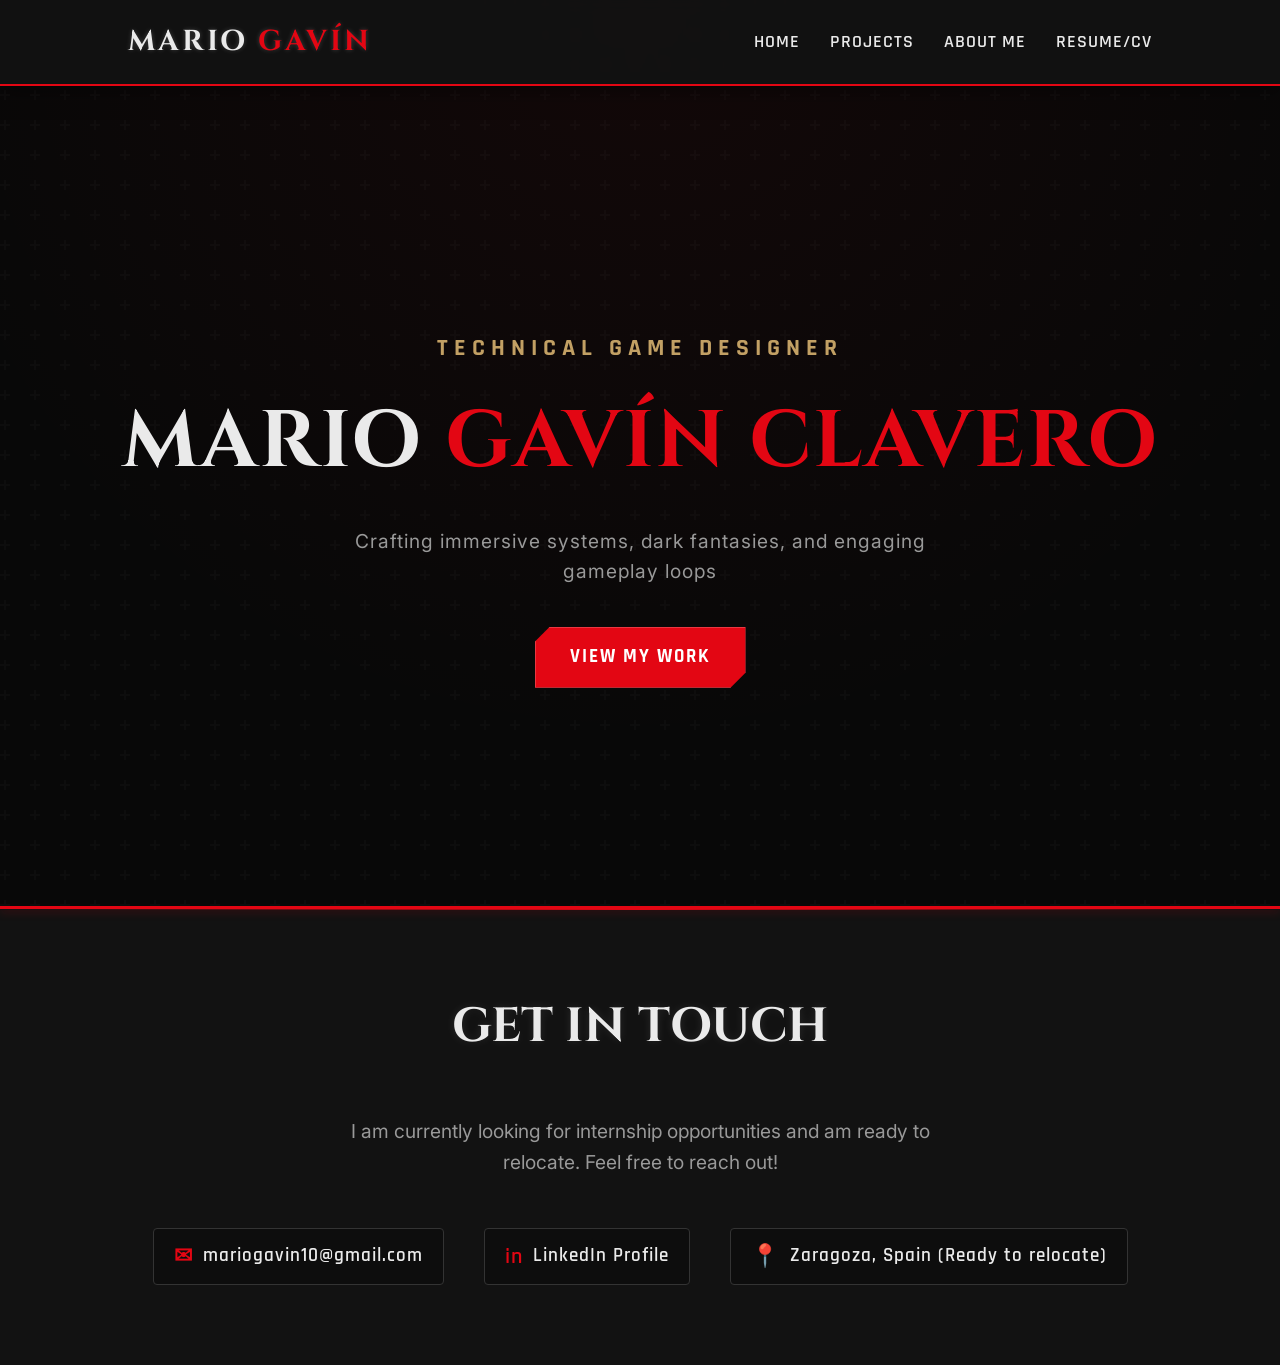
<file: index.html>
<!DOCTYPE html>
<html lang="en">
<head>
    <meta charset="UTF-8">
    <meta name="viewport" content="width=device-width, initial-scale=1">
    <title>Mario Gavín Clavero | Game Designer</title>
    <link rel="stylesheet" href="style.css">
</head>
<body>
    <nav>
        <div class="logo">MARIO <span>GAVÍN</span></div>
        <div class="nav-links">
            <a href="index.html">Home</a>
            <a href="projects.html">Projects</a>
            <a href="about.html">About Me</a>
            <a href="Resources/MARIO_GAVIN_CLAVERO_CV.pdf.png" target="_blank">Resume/CV</a>
        </div>
    </nav>

    <div class="hero">
        <p class="subtitle">Technical Game Designer</p>
        <h1>MARIO <span class="last-name">GAVÍN CLAVERO</span></h1>
        <p class="desc">Crafting immersive systems, dark fantasies, and engaging gameplay loops</p>
        <a href="projects.html" class="btn">View My Work</a>
    </div>

    <section id="contact" class="contact-footer">
        <h2>GET IN TOUCH</h2>
        <p>I am currently looking for internship opportunities and am ready to relocate. Feel free to reach out!</p>
        
        <div class="contact-links">
            <a href="mailto:mariogavin10@gmail.com" class="contact-item">
                <span class="icon">✉</span> mariogavin10@gmail.com
            </a>
            <a href="https://www.linkedin.com/in/mario-gav%C3%ADn-180b50404/" target="_blank" rel="noopener noreferrer" class="contact-item">
                <span class="icon">in</span> LinkedIn Profile
            </a>
            <span class="contact-item">
                <span class="icon">📍</span> Zaragoza, Spain (Ready to relocate)
            </span>
        </div>
    </section>
</body>
</html>
</file>
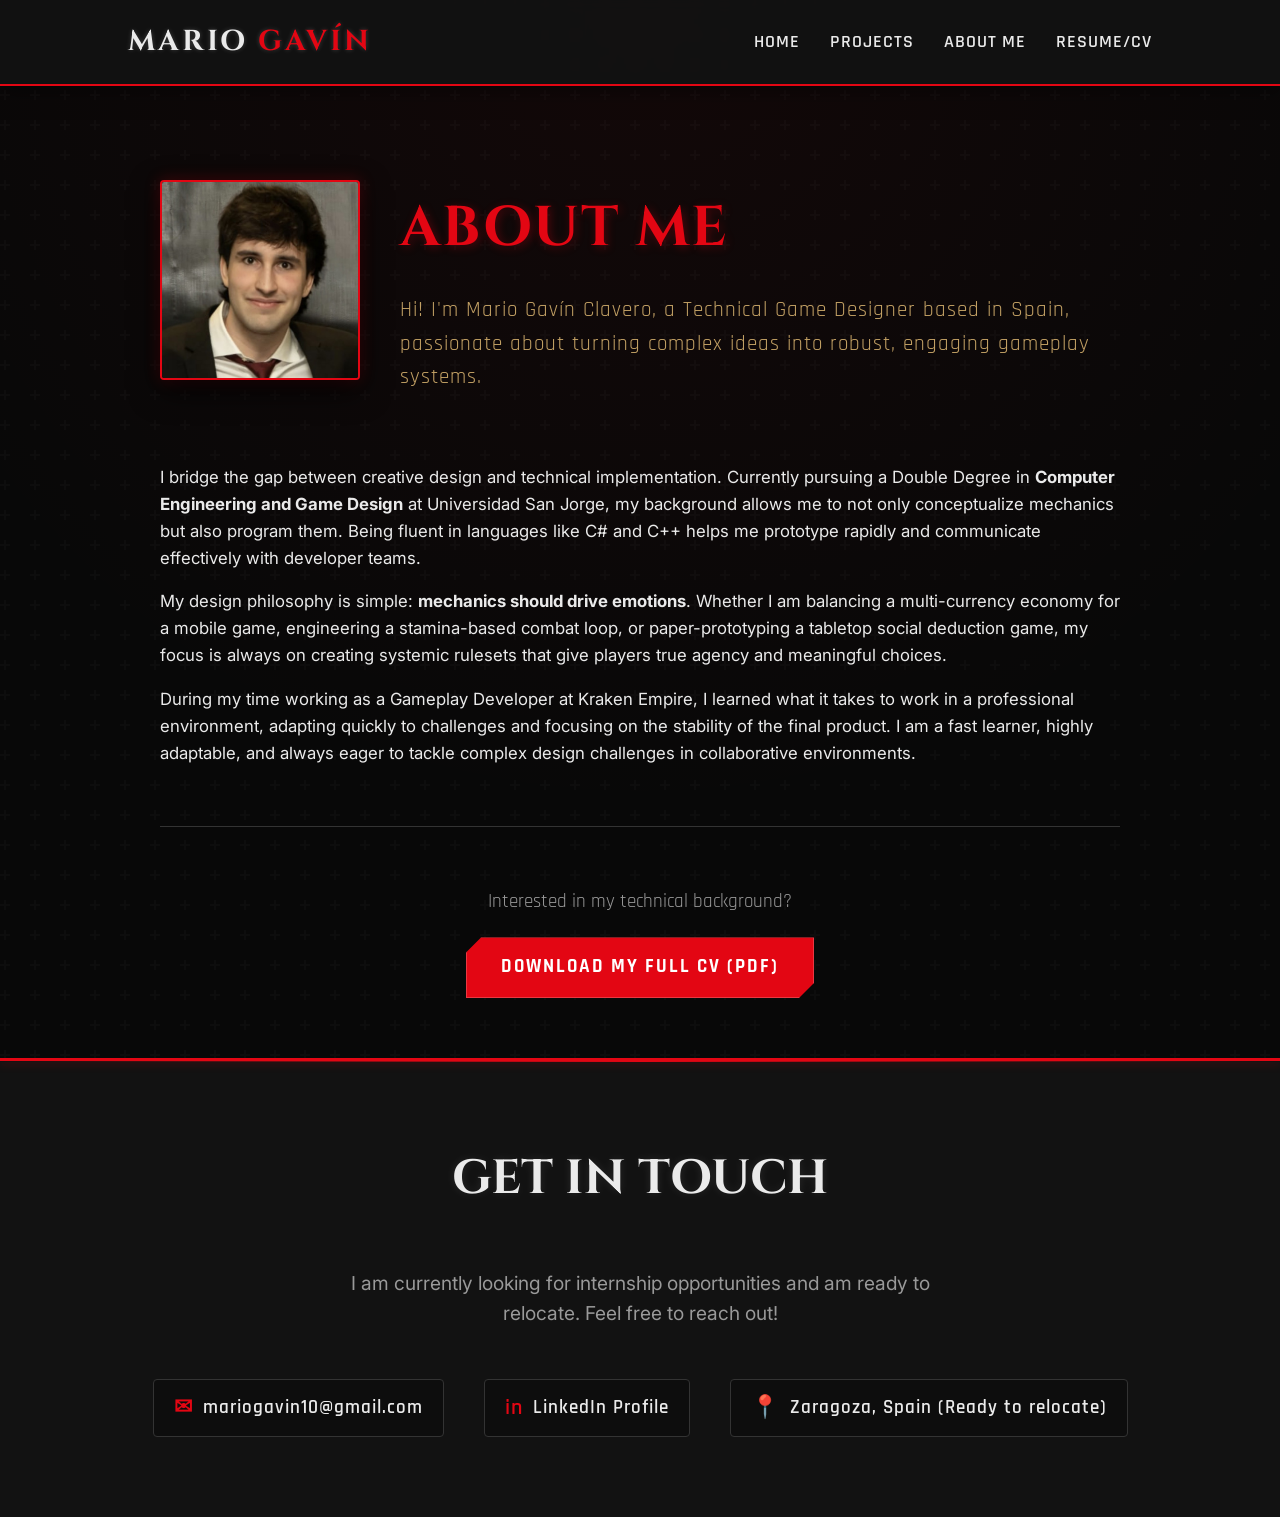
<file: about.html>
<!DOCTYPE html>
<html lang="en">
<head>
    <meta charset="UTF-8">
    <meta name="viewport" content="width=device-width, initial-scale=1">
    <title>About Me | Mario Gavín Clavero</title>
    <link rel="stylesheet" href="style.css">
</head>
<body>
    <nav>
        <div class="logo">MARIO <span>GAVÍN</span></div>
        <div class="nav-links">
            <a href="index.html">Home</a>
            <a href="projects.html">Projects</a>
            <a href="about.html">About Me</a>
            <a href="Resources/MARIO_GAVIN_CLAVERO_CV.pdf.png" target="_blank">Resume/CV</a>
        </div>
    </nav>

    <div class="container">
        <div style="display: flex; align-items: center; gap: 40px; margin-bottom: 50px; flex-wrap: wrap;">
            <img src="Resources/MarioPhoto.jpg" alt="Mario Gavín Clavero" style="width: 200px; height: 200px; border-radius: 4px; object-fit: cover; border: 2px solid var(--accent-red); box-shadow: 0 10px 30px rgba(0,0,0,0.8), 0 0 15px rgba(227, 6, 19, 0.3);">
            <div style="flex: 1; min-width: 300px;">
                <h1>About Me</h1>
                <p style="font-family: var(--font-tech); font-size: 1.3rem; color: var(--accent-gold); letter-spacing: 1px; margin-bottom: 20px;">
                    Hi! I'm Mario Gavín Clavero, a Technical Game Designer based in Spain, passionate about turning complex ideas into robust, engaging gameplay systems.
                </p>
            </div>
        </div>
        
        <p>I bridge the gap between creative design and technical implementation. Currently pursuing a Double Degree in <strong>Computer Engineering and Game Design</strong> at Universidad San Jorge, my background allows me to not only conceptualize mechanics but also program them. Being fluent in languages like C# and C++ helps me prototype rapidly and communicate effectively with developer teams.</p>
        
        <p>My design philosophy is simple: <strong>mechanics should drive emotions</strong>. Whether I am balancing a multi-currency economy for a mobile game, engineering a stamina-based combat loop, or paper-prototyping a tabletop social deduction game, my focus is always on creating systemic rulesets that give players true agency and meaningful choices.</p>
        
        <p>During my time working as a Gameplay Developer at Kraken Empire, I learned what it takes to work in a professional environment, adapting quickly to challenges and focusing on the stability of the final product. I am a fast learner, highly adaptable, and always eager to tackle complex design challenges in collaborative environments.</p>

        <div style="margin-top: 60px; border-top: 1px solid #333; padding-top: 40px; text-align: center;">
            <p style="font-family: var(--font-tech); font-size: 1.2rem; color: var(--text-muted); margin-bottom: 20px;">Interested in my technical background?</p>
            <a href="Resources/MARIO_GAVIN_CLAVERO_CV.pdf.png" target="_blank" rel="noopener noreferrer" class="btn">
                Download my full CV (PDF)
            </a>
        </div>
    </div>

    <section id="contact" class="contact-footer">
        <h2>GET IN TOUCH</h2>
        <p>I am currently looking for internship opportunities and am ready to relocate. Feel free to reach out!</p>
        
        <div class="contact-links">
            <a href="mailto:mariogavin10@gmail.com" class="contact-item">
                <span class="icon">✉</span> mariogavin10@gmail.com
            </a>
            <a href="https://www.linkedin.com/in/mario-gav%C3%ADn-180b50404/" target="_blank" rel="noopener noreferrer" class="contact-item">
                <span class="icon">in</span> LinkedIn Profile
            </a>
            <span class="contact-item">
                <span class="icon">📍</span> Zaragoza, Spain (Ready to relocate)
            </span>
        </div>
    </section>
</body>
</html>
</file>
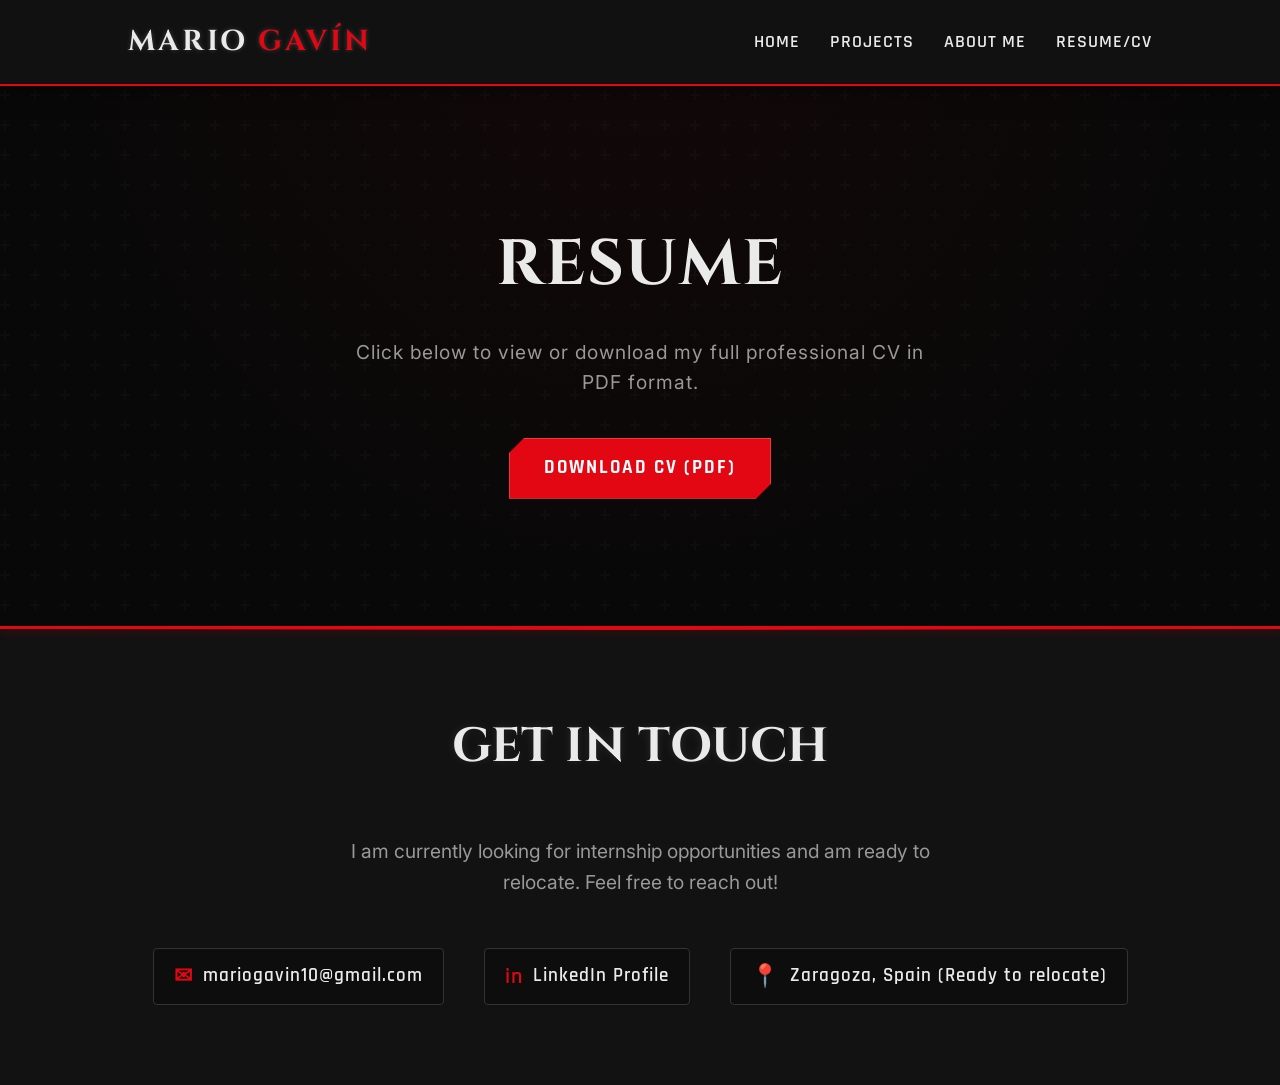
<file: cv.html>
<!DOCTYPE html>
<html lang="en">
<head>
    <meta charset="UTF-8">
    <meta name="viewport" content="width=device-width, initial-scale=1">
    <title>Resume | Mario Gavín Clavero</title>
    <link rel="stylesheet" href="style.css">
</head>
<body>
    <nav>
        <div class="logo">MARIO <span>GAVÍN</span></div>
        <div class="nav-links">
            <a href="index.html">Home</a>
            <a href="projects.html">Projects</a>
            <a href="about.html">About Me</a>
            <a href="Resources/MARIO_GAVIN_CLAVERO_CV.pdf.png" target="_blank">Resume/CV</a>
        </div>
    </nav>

    <div class="hero" style="height: 60vh;">
        <h1 style="font-size: 4rem;">Resume</h1>
        <p class="desc" style="margin-bottom: 40px;">Click below to view or download my full professional CV in PDF format.</p>
        <a href="Resources/MARIO_GAVIN_CLAVERO_CV.pdf.png" target="_blank" rel="noopener noreferrer" class="btn">Download CV (PDF)</a>
    </div>

    <section id="contact" class="contact-footer">
        <h2>GET IN TOUCH</h2>
        <p>I am currently looking for internship opportunities and am ready to relocate. Feel free to reach out!</p>
        
        <div class="contact-links">
            <a href="mailto:mariogavin10@gmail.com" class="contact-item">
                <span class="icon">✉</span> mariogavin10@gmail.com
            </a>
            <a href="https://www.linkedin.com/in/mario-gav%C3%ADn-180b50404/" target="_blank" rel="noopener noreferrer" class="contact-item">
                <span class="icon">in</span> LinkedIn Profile
            </a>
            <span class="contact-item">
                <span class="icon">📍</span> Zaragoza, Spain (Ready to relocate)
            </span>
        </div>
    </section>
</body>
</html>
</file>
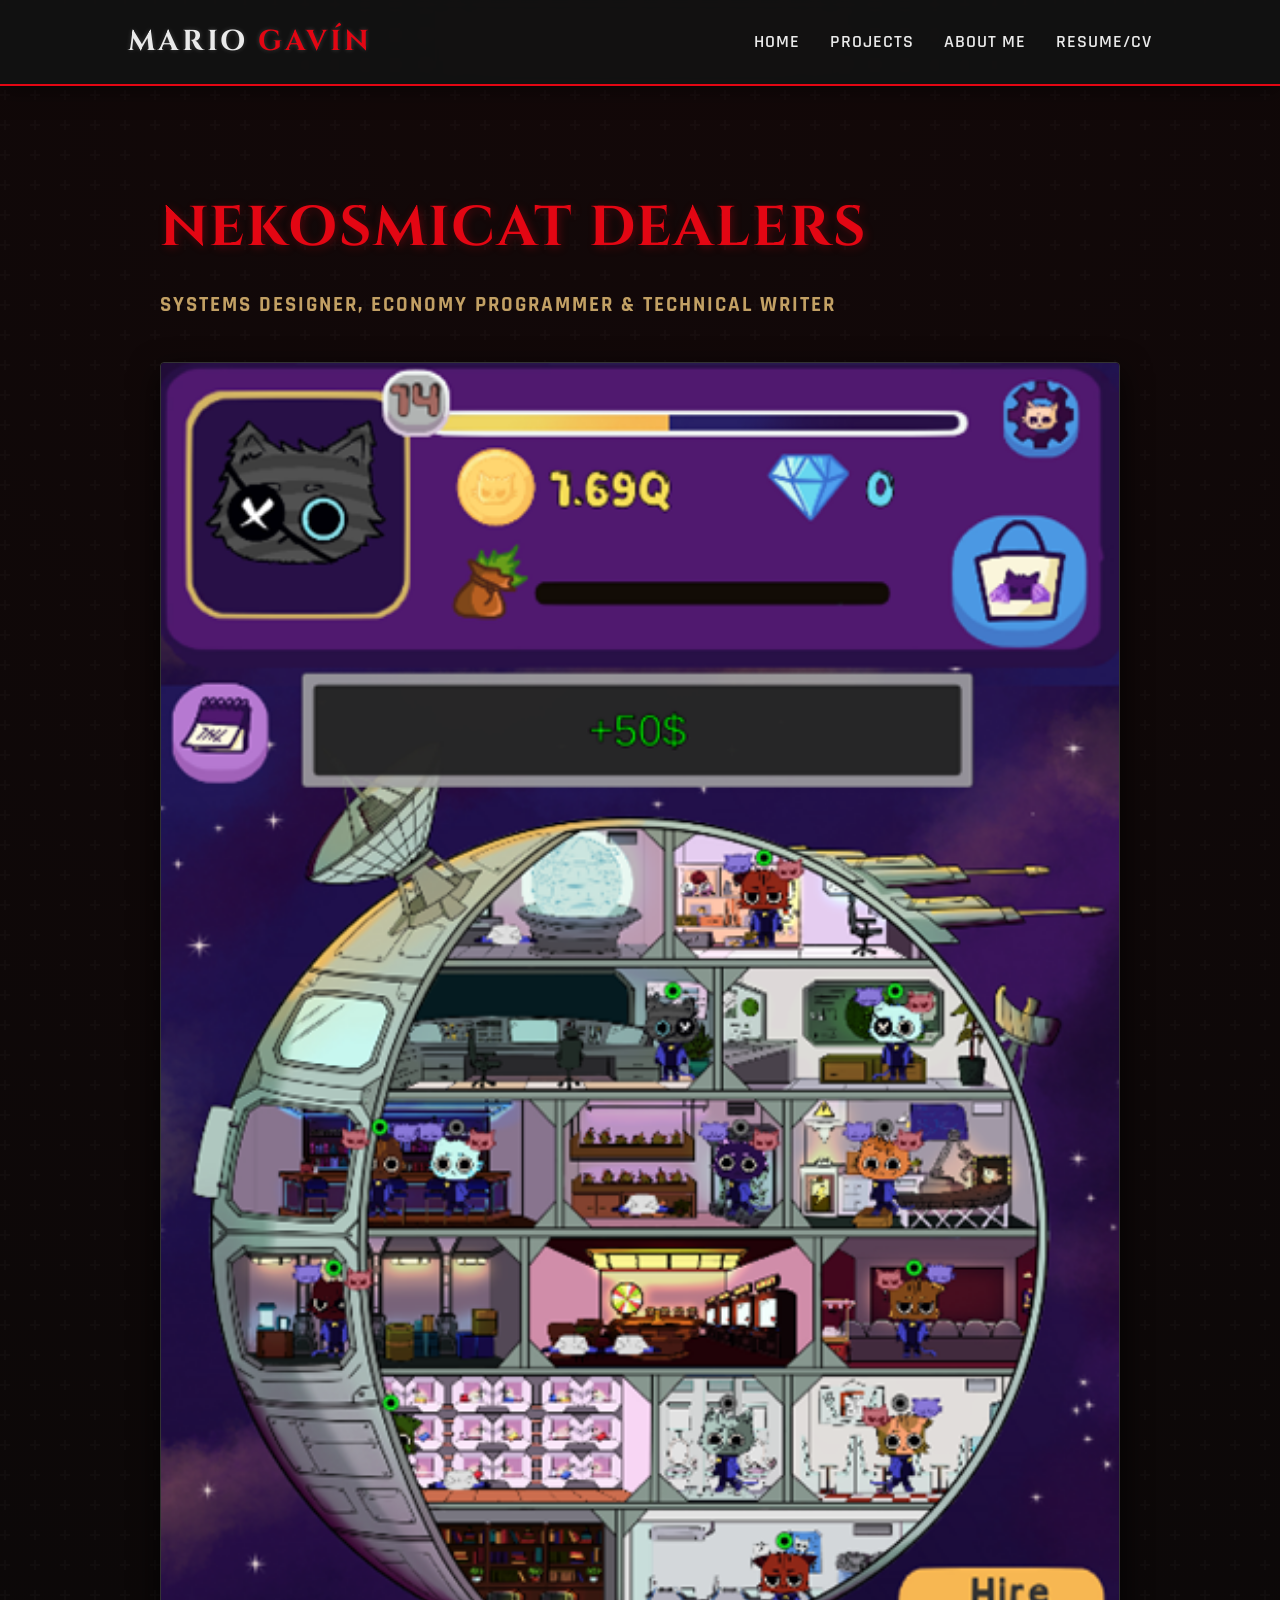
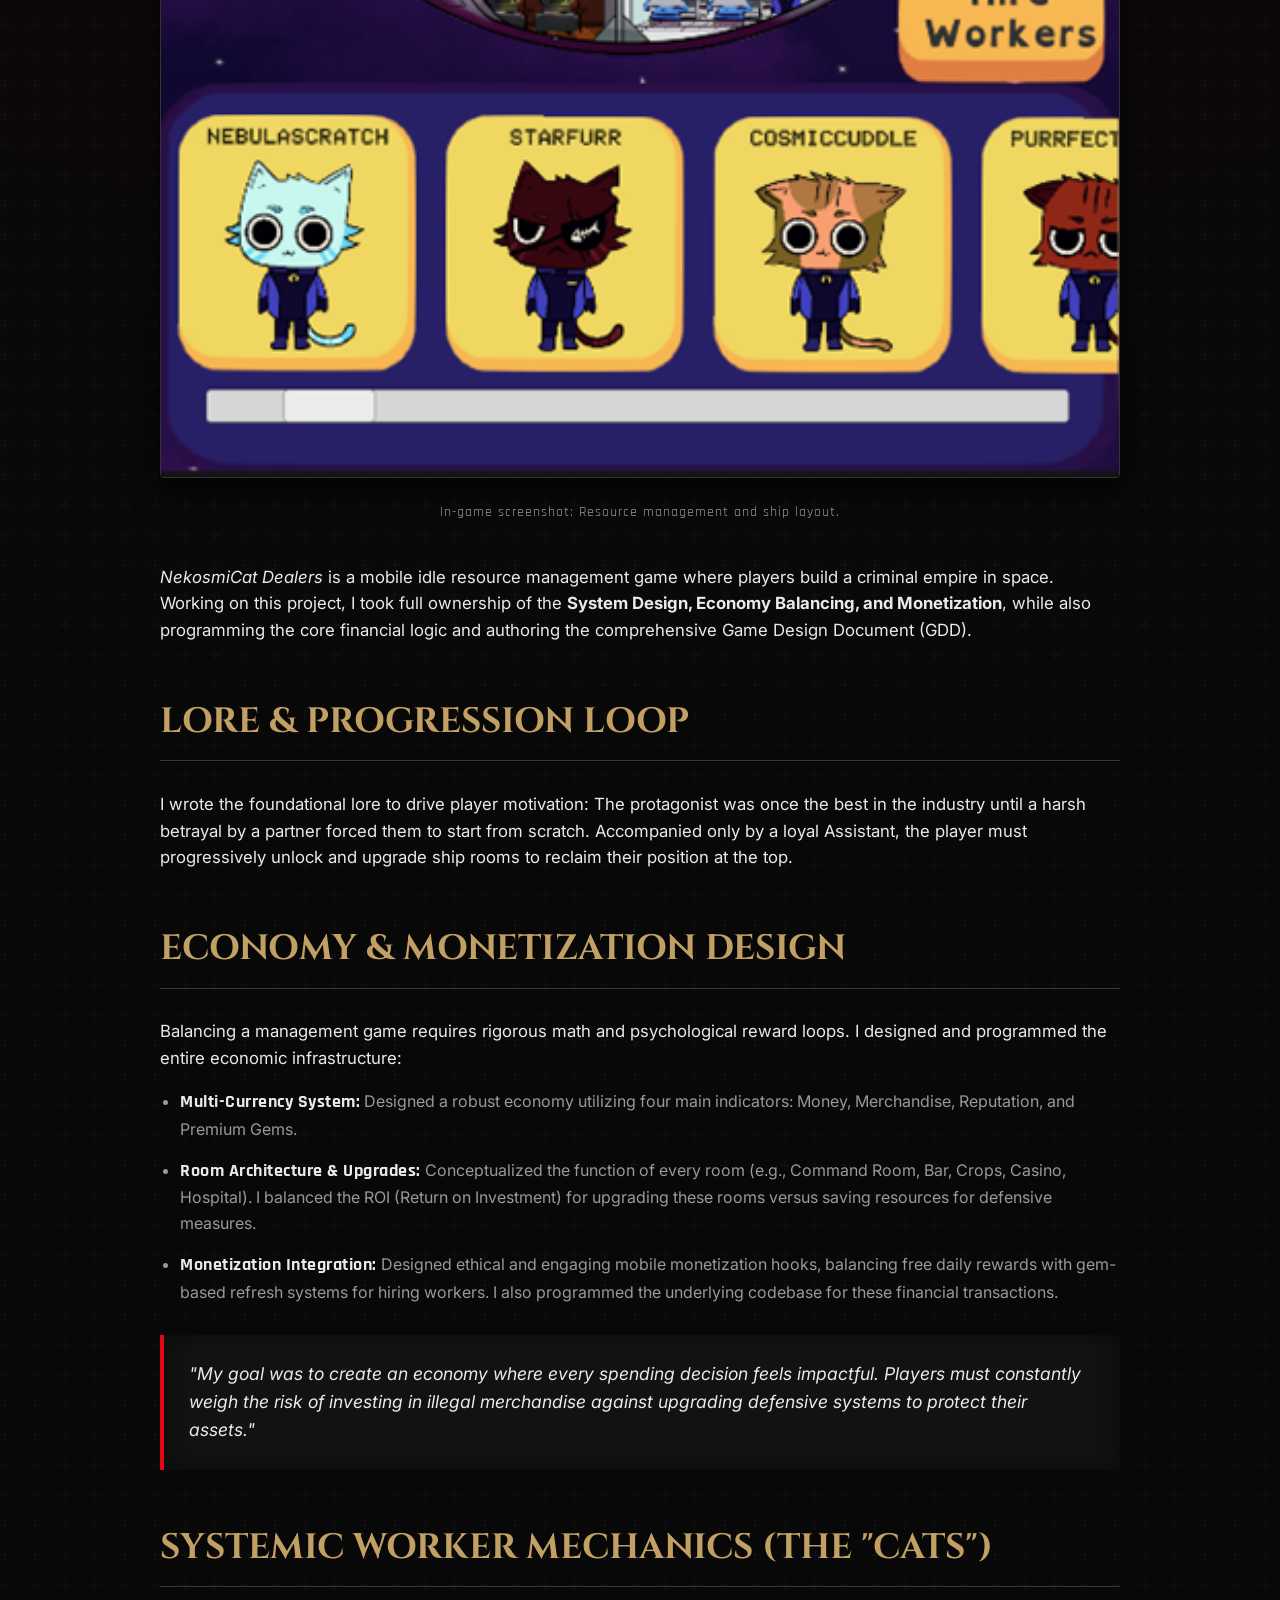
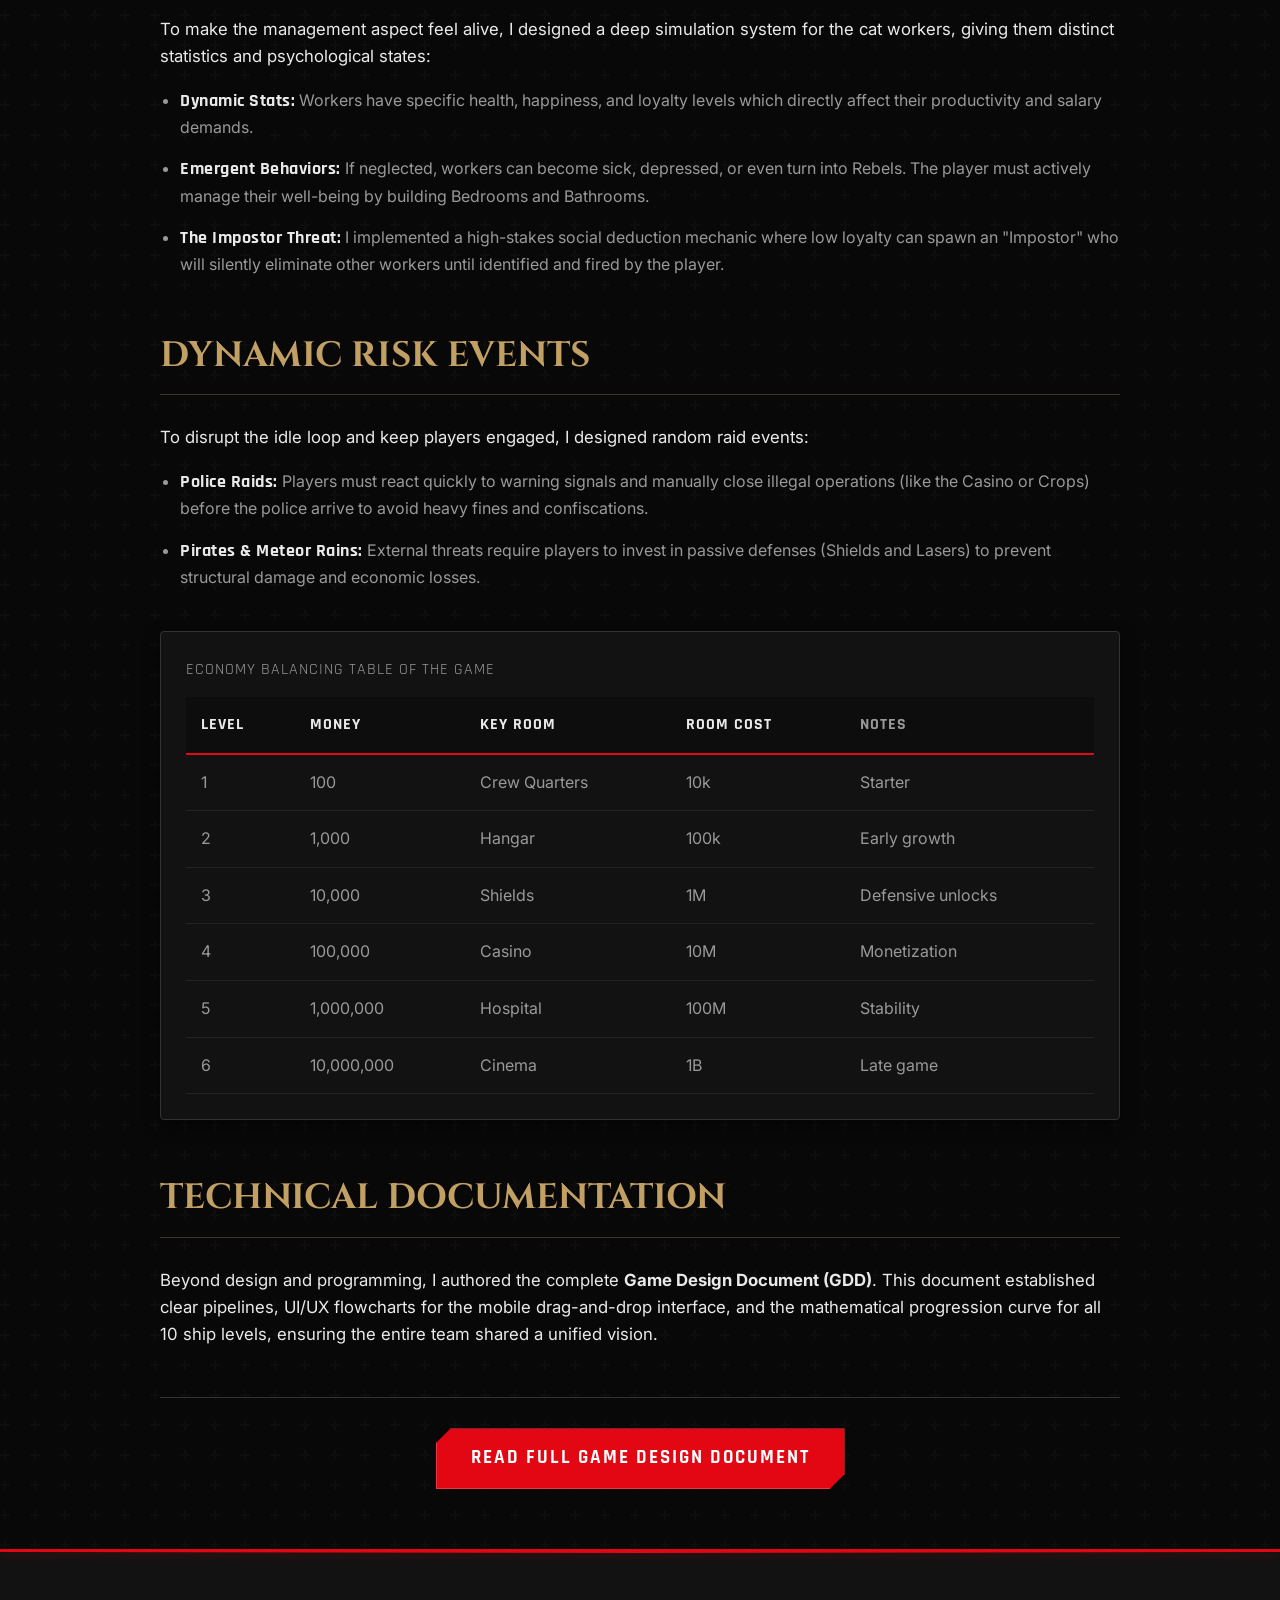
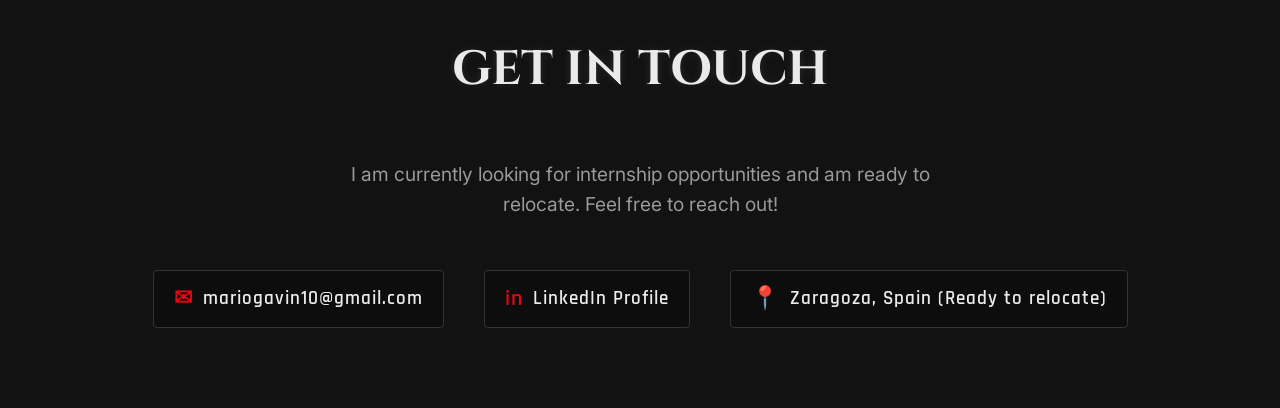
<file: nekosmic.html>
<!DOCTYPE html>
<html lang="en">
<head>
    <meta charset="UTF-8">
    <meta name="viewport" content="width=device-width, initial-scale=1">
    <title>NekosmiCat Dealers - Systems Design | Mario Gavín Clavero</title>
    <link rel="stylesheet" href="style.css">
</head>
<body>
    <nav>
        <div class="logo">MARIO <span>GAVÍN</span></div>
        <div class="nav-links">
            <a href="index.html">Home</a>
            <a href="projects.html">Projects</a>
            <a href="about.html">About Me</a>
            <a href="Resources/MARIO_GAVIN_CLAVERO_CV.pdf.png" target="_blank">Resume/CV</a>
        </div>
    </nav>

    <div class="container">
        <h1>NekosmiCat Dealers</h1>
        <span class="role-tag">Systems Designer, Economy Programmer & Technical Writer</span>

        <div class="media-container" style="text-align: center; margin: 40px 0;">
            <img src="Resources/nekosmicScreenshot.png" alt="NekosmiCat Dealers Gameplay" style="width: 100%; border-radius: 4px;">
            <p style="font-family: var(--font-tech); font-size: 0.9rem; color: var(--text-muted); margin-top: 15px; letter-spacing: 1px;">In-game screenshot: Resource management and ship layout.</p>
        </div>

        <p><em>NekosmiCat Dealers</em> is a mobile idle resource management game where players build a criminal empire in space. Working on this project, I took full ownership of the <strong>System Design, Economy Balancing, and Monetization</strong>, while also programming the core financial logic and authoring the comprehensive Game Design Document (GDD).</p>

        <h2>Lore & Progression Loop</h2>
        <p>I wrote the foundational lore to drive player motivation: The protagonist was once the best in the industry until a harsh betrayal by a partner forced them to start from scratch. Accompanied only by a loyal Assistant, the player must progressively unlock and upgrade ship rooms to reclaim their position at the top.</p>

        <h2>Economy & Monetization Design</h2>
        <p>Balancing a management game requires rigorous math and psychological reward loops. I designed and programmed the entire economic infrastructure:</p>
        <ul>
            <li><strong>Multi-Currency System:</strong> Designed a robust economy utilizing four main indicators: Money, Merchandise, Reputation, and Premium Gems.</li>
            <li><strong>Room Architecture & Upgrades:</strong> Conceptualized the function of every room (e.g., Command Room, Bar, Crops, Casino, Hospital). I balanced the ROI (Return on Investment) for upgrading these rooms versus saving resources for defensive measures.</li>
            <li><strong>Monetization Integration:</strong> Designed ethical and engaging mobile monetization hooks, balancing free daily rewards with gem-based refresh systems for hiring workers. I also programmed the underlying codebase for these financial transactions.</li>
        </ul>

        <div class="highlight">
            "My goal was to create an economy where every spending decision feels impactful. Players must constantly weigh the risk of investing in illegal merchandise against upgrading defensive systems to protect their assets."
        </div>

        <h2>Systemic Worker Mechanics (The "Cats")</h2>
        <p>To make the management aspect feel alive, I designed a deep simulation system for the cat workers, giving them distinct statistics and psychological states:</p>
        <ul>
            <li><strong>Dynamic Stats:</strong> Workers have specific health, happiness, and loyalty levels which directly affect their productivity and salary demands.</li>
            <li><strong>Emergent Behaviors:</strong> If neglected, workers can become sick, depressed, or even turn into Rebels. The player must actively manage their well-being by building Bedrooms and Bathrooms.</li>
            <li><strong>The Impostor Threat:</strong> I implemented a high-stakes social deduction mechanic where low loyalty can spawn an "Impostor" who will silently eliminate other workers until identified and fired by the player.</li>
        </ul>

        <h2>Dynamic Risk Events</h2>
        <p>To disrupt the idle loop and keep players engaged, I designed random raid events:</p>
        <ul>
            <li><strong>Police Raids:</strong> Players must react quickly to warning signals and manually close illegal operations (like the Casino or Crops) before the police arrive to avoid heavy fines and confiscations.</li>
            <li><strong>Pirates & Meteor Rains:</strong> External threats require players to invest in passive defenses (Shields and Lasers) to prevent structural damage and economic losses.</li>
        </ul>

        <div class="table-container" aria-label="Economy balancing sample">
            <div style="color: var(--text-muted); font-family: var(--font-tech); text-transform: uppercase; letter-spacing: 1px; margin-bottom: 15px;">Economy balancing table of the game</div>
            <table class="economy-table">
                <thead>
                    <tr>
                        <th>Level</th>
                        <th>Money</th>
                        <th>Key Room</th>
                        <th>Room Cost</th>
                        <th style="color: var(--text-muted);">Notes</th>
                    </tr>
                </thead>
                <tbody>
                    <tr>
                        <td data-label="Level">1</td>
                        <td data-label="Money">100</td>
                        <td data-label="Key Room">Crew Quarters</td>
                        <td data-label="Room Cost">10k</td>
                        <td data-label="Notes">Starter</td>
                    </tr>
                    <tr>
                        <td data-label="Level">2</td>
                        <td data-label="Money">1,000</td>
                        <td data-label="Key Room">Hangar</td>
                        <td data-label="Room Cost">100k</td>
                        <td data-label="Notes">Early growth</td>
                    </tr>
                    <tr>
                        <td data-label="Level">3</td>
                        <td data-label="Money">10,000</td>
                        <td data-label="Key Room">Shields</td>
                        <td data-label="Room Cost">1M</td>
                        <td data-label="Notes">Defensive unlocks</td>
                    </tr>
                    <tr>
                        <td data-label="Level">4</td>
                        <td data-label="Money">100,000</td>
                        <td data-label="Key Room">Casino</td>
                        <td data-label="Room Cost">10M</td>
                        <td data-label="Notes">Monetization</td>
                    </tr>
                    <tr>
                        <td data-label="Level">5</td>
                        <td data-label="Money">1,000,000</td>
                        <td data-label="Key Room">Hospital</td>
                        <td data-label="Room Cost">100M</td>
                        <td data-label="Notes">Stability</td>
                    </tr>
                    <tr>
                        <td data-label="Level">6</td>
                        <td data-label="Money">10,000,000</td>
                        <td data-label="Key Room">Cinema</td>
                        <td data-label="Room Cost">1B</td>
                        <td data-label="Notes">Late game</td>
                    </tr>
                </tbody>
            </table>
        </div>
        
        <h2>Technical Documentation</h2>
        <p>Beyond design and programming, I authored the complete <strong>Game Design Document (GDD)</strong>. This document established clear pipelines, UI/UX flowcharts for the mobile drag-and-drop interface, and the mathematical progression curve for all 10 ship levels, ensuring the entire team shared a unified vision.</p>

        <div style="margin-top: 50px; text-align: center; padding-top: 30px; border-top: 1px solid #333;">
            <a href="NekosmiCat_Dealers_GDD.pdf" target="_blank" rel="noopener noreferrer" class="btn">Read Full Game Design Document</a>
        </div>
    </div>

    <section id="contact" class="contact-footer">
        <h2>GET IN TOUCH</h2>
        <p>I am currently looking for internship opportunities and am ready to relocate. Feel free to reach out!</p>
        
        <div class="contact-links">
            <a href="mailto:mariogavin10@gmail.com" class="contact-item">
                <span class="icon">✉</span> mariogavin10@gmail.com
            </a>
            <a href="https://www.linkedin.com/in/mario-gav%C3%ADn-180b50404/" target="_blank" rel="noopener noreferrer" class="contact-item">
                <span class="icon">in</span> LinkedIn Profile
            </a>
            <span class="contact-item">
                <span class="icon">📍</span> Zaragoza, Spain (Ready to relocate)
            </span>
        </div>
    </section>
</body>
</html>
</file>
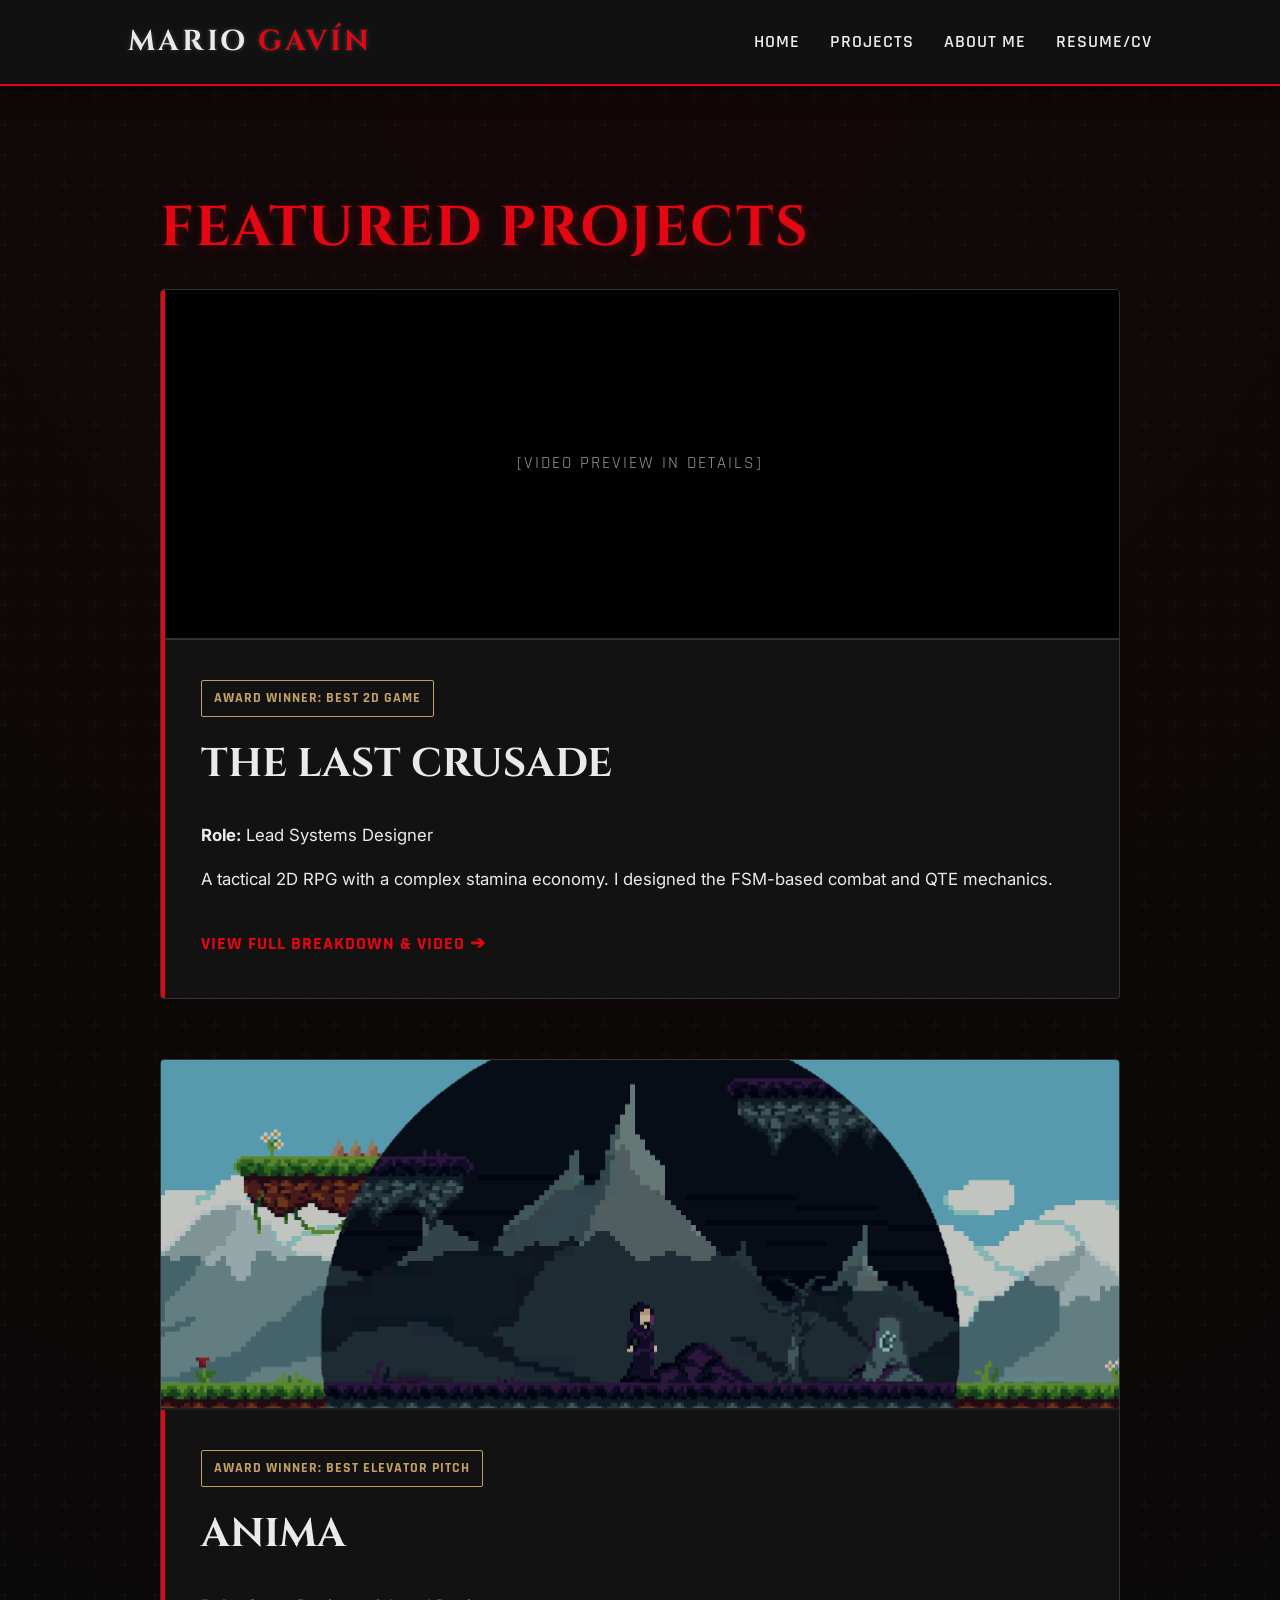
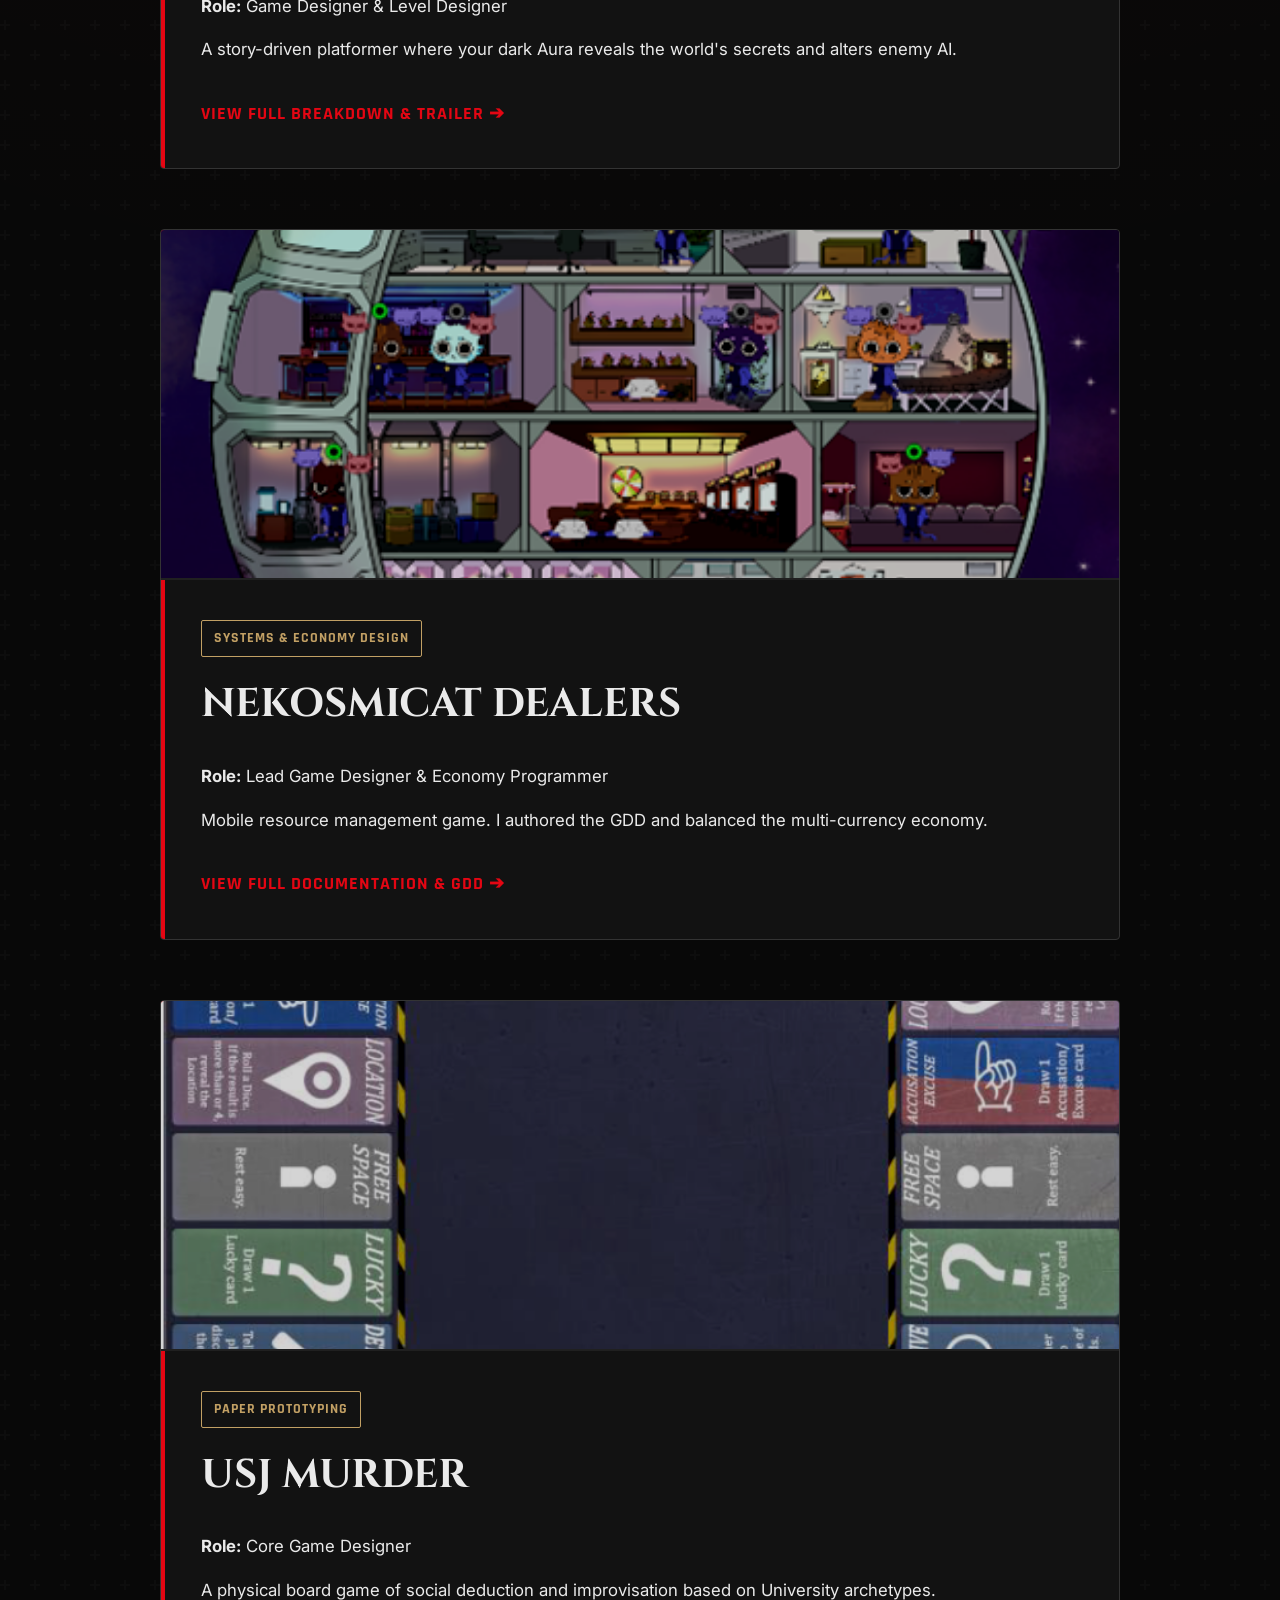
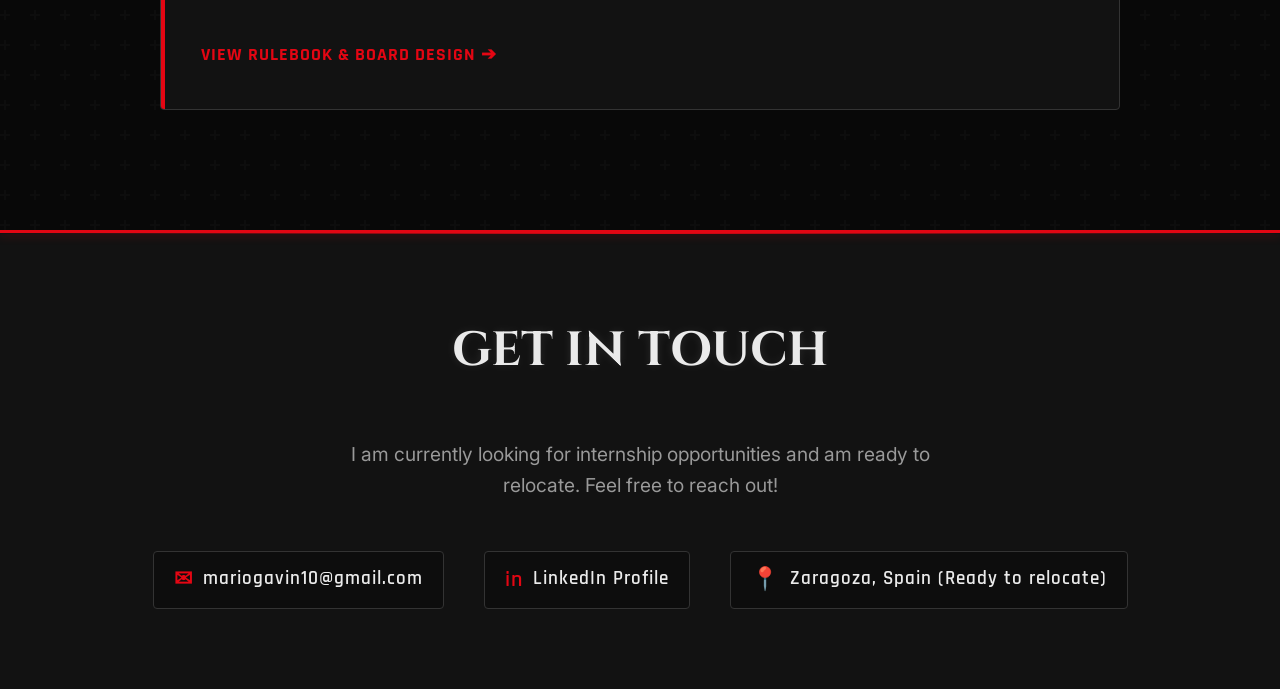
<file: projects.html>
<!DOCTYPE html>
<html lang="en">
<head>
    <meta charset="UTF-8">
    <meta name="viewport" content="width=device-width, initial-scale=1">
    <title>Projects | Mario Gavín Clavero</title>
    <link rel="stylesheet" href="style.css">
</head>
<body>
    <nav>
        <div class="logo">MARIO <span>GAVÍN</span></div>
        <div class="nav-links">
            <a href="index.html">Home</a>
            <a href="projects.html">Projects</a>
            <a href="about.html">About Me</a>
            <a href="Resources/MARIO_GAVIN_CLAVERO_CV.pdf.png" target="_blank">Resume/CV</a>
        </div>
    </nav>

    <div class="container">
        <h1>Featured Projects</h1>
        
        <div class="project-card">
            <div style="background: #000; height: 350px; display: flex; align-items: center; justify-content: center; border-bottom: 2px solid #333;">
                <p style="color: var(--text-muted); font-family: var(--font-tech); text-transform: uppercase; letter-spacing: 2px;">[Video Preview in Details]</p>
            </div>
            <div class="project-info">
                <span class="tag">AWARD WINNER: BEST 2D GAME</span>
                <h2>The Last Crusade</h2>
                <p><strong>Role:</strong> Lead Systems Designer</p>
                <p>A tactical 2D RPG with a complex stamina economy. I designed the FSM-based combat and QTE mechanics.</p>
                <a href="thelastcrusade.html" class="btn-more">View Full Breakdown & Video ➔</a>
            </div>
        </div>

        <div class="project-card">
            <img src="Resources/animaScreenshot.png" class="project-image" alt="Anima Gameplay">
            <div class="project-info">
                <span class="tag">AWARD WINNER: BEST ELEVATOR PITCH</span>
                <h2>Anima</h2>
                <p><strong>Role:</strong> Game Designer & Level Designer</p>
                <p>A story-driven platformer where your dark Aura reveals the world's secrets and alters enemy AI.</p>
                <a href="anima.html" class="btn-more">View Full Breakdown & Trailer ➔</a>
            </div>
        </div>

        <div class="project-card">
            <img src="Resources/nekosmicScreenshot.png" class="project-image" alt="NekosmiCat Dealers">
            <div class="project-info">
                <span class="tag">SYSTEMS & ECONOMY DESIGN</span>
                <h2>NekosmiCat Dealers</h2>
                <p><strong>Role:</strong> Lead Game Designer & Economy Programmer</p>
                <p>Mobile resource management game. I authored the GDD and balanced the multi-currency economy.</p>
                <a href="nekosmic.html" class="btn-more">View Full Documentation & GDD ➔</a>
            </div>
        </div>

        <div class="project-card">
            <img src="Resources/usjmurdertabletop.png" class="project-image" alt="USJ Murder Tabletop">
            <div class="project-info">
                <span class="tag">PAPER PROTOTYPING</span>
                <h2>USJ Murder</h2>
                <p><strong>Role:</strong> Core Game Designer</p>
                <p>A physical board game of social deduction and improvisation based on University archetypes.</p>
                <a href="usjmurder.html" class="btn-more">View Rulebook & Board Design ➔</a>
            </div>
        </div>
    </div>

    <section id="contact" class="contact-footer">
        <h2>GET IN TOUCH</h2>
        <p>I am currently looking for internship opportunities and am ready to relocate. Feel free to reach out!</p>
        
        <div class="contact-links">
            <a href="mailto:mariogavin10@gmail.com" class="contact-item">
                <span class="icon">✉</span> mariogavin10@gmail.com
            </a>
            <a href="https://www.linkedin.com/in/mario-gav%C3%ADn-180b50404/" target="_blank" rel="noopener noreferrer" class="contact-item">
                <span class="icon">in</span> LinkedIn Profile
            </a>
            <span class="contact-item">
                <span class="icon">📍</span> Zaragoza, Spain (Ready to relocate)
            </span>
        </div>
    </section>
</body>
</html>
</file>
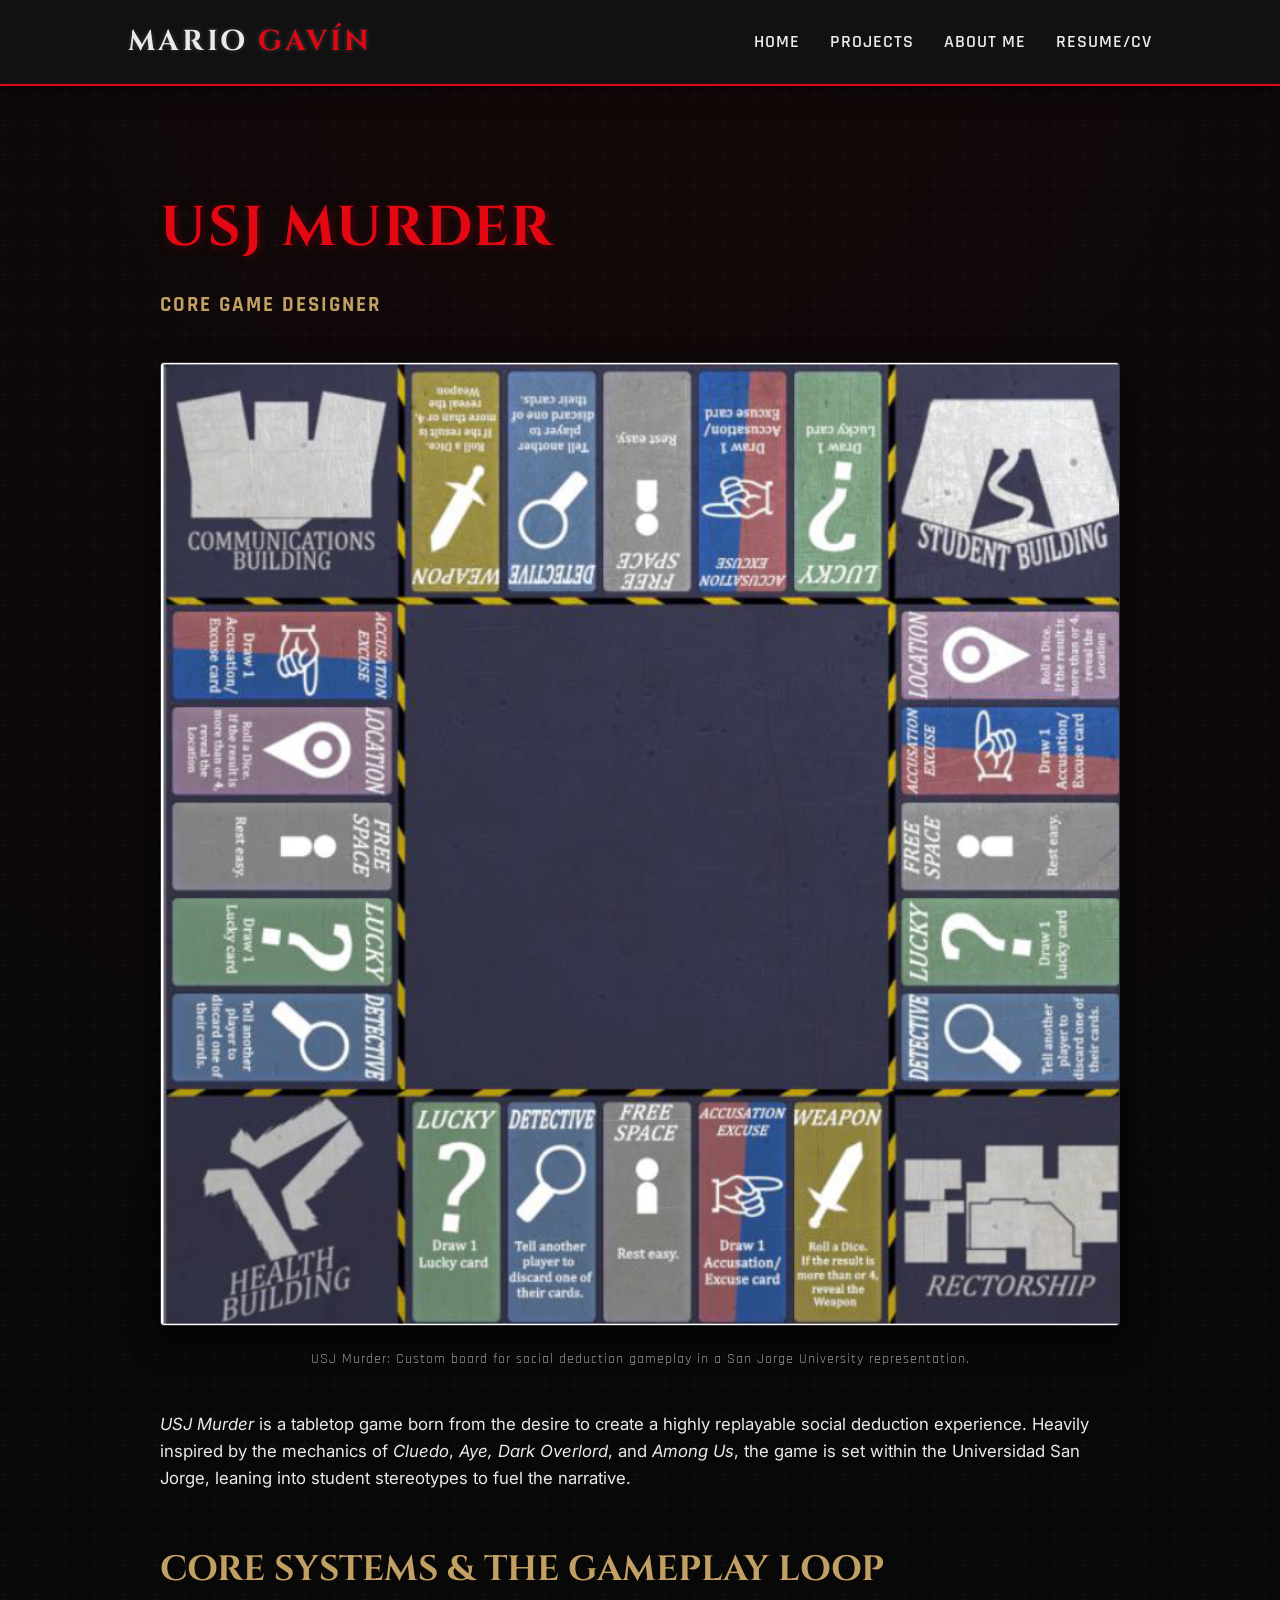
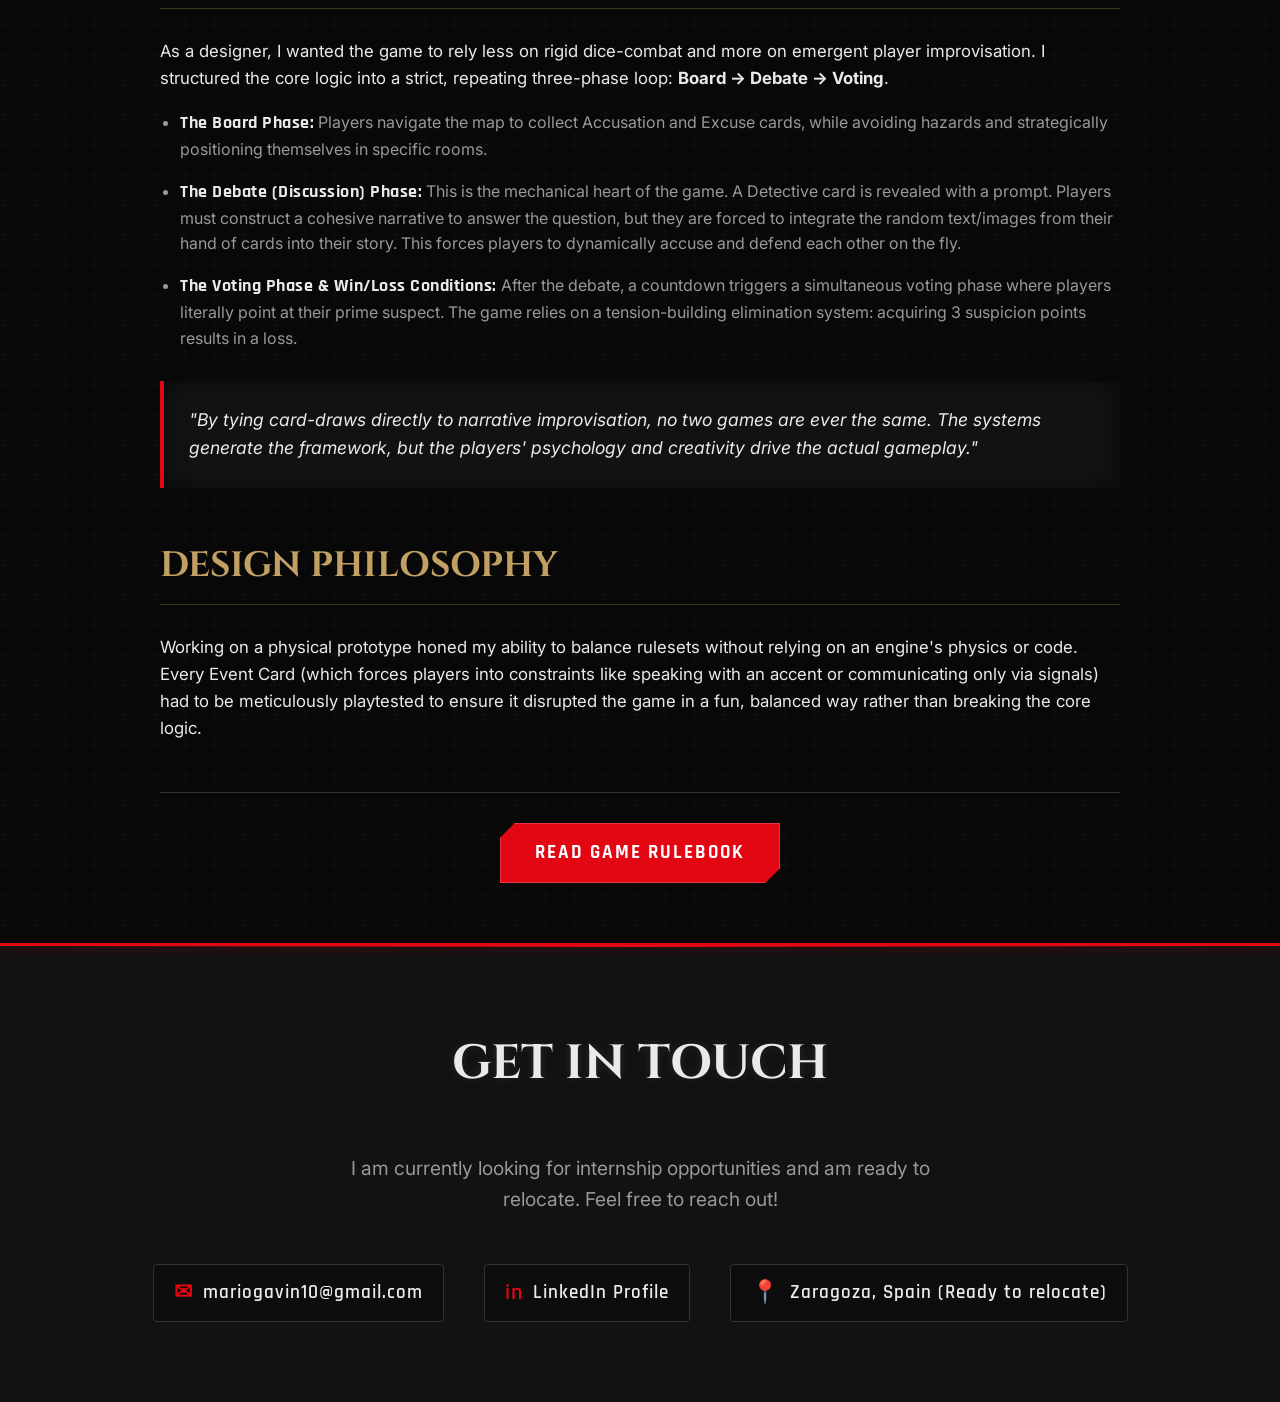
<file: usjmurder.html>
<!DOCTYPE html>
<html lang="en">
<head>
    <meta charset="UTF-8">
    <meta name="viewport" content="width=device-width, initial-scale=1">
    <title>USJ Murder - Paper Prototyping | Mario Gavín Clavero</title>
    <link rel="stylesheet" href="style.css">
</head>
<body>
    <nav>
        <div class="logo">MARIO <span>GAVÍN</span></div>
        <div class="nav-links">
            <a href="index.html">Home</a>
            <a href="projects.html">Projects</a>
            <a href="about.html">About Me</a>
            <a href="Resources/MARIO_GAVIN_CLAVERO_CV.pdf.png" target="_blank">Resume/CV</a>
        </div>
    </nav>

    <div class="container">
        <h1>USJ Murder</h1>
        <span class="role-tag">Core Game Designer</span>

        <div class="media-container" style="text-align: center; margin: 40px 0;">
            <img src="Resources/usjmurdertabletop.png" alt="USJ Murder Board Layout" style="width: 100%; border-radius: 4px;">
            <p style="font-family: var(--font-tech); font-size: 0.9rem; color: var(--text-muted); margin-top: 15px; letter-spacing: 1px;">USJ Murder: Custom board for social deduction gameplay in a San Jorge University representation.</p>
        </div>

        <p><em>USJ Murder</em> is a tabletop game born from the desire to create a highly replayable social deduction experience. Heavily inspired by the mechanics of <em>Cluedo</em>, <em>Aye, Dark Overlord</em>, and <em>Among Us</em>, the game is set within the Universidad San Jorge, leaning into student stereotypes to fuel the narrative.</p>

        <h2>Core Systems & The Gameplay Loop</h2>
        <p>As a designer, I wanted the game to rely less on rigid dice-combat and more on emergent player improvisation. I structured the core logic into a strict, repeating three-phase loop: <strong>Board -> Debate -> Voting</strong>.</p>

        <ul>
            <li><strong>The Board Phase:</strong> Players navigate the map to collect Accusation and Excuse cards, while avoiding hazards and strategically positioning themselves in specific rooms.</li>
            <li><strong>The Debate (Discussion) Phase:</strong> This is the mechanical heart of the game. A Detective card is revealed with a prompt. Players must construct a cohesive narrative to answer the question, but they are forced to integrate the random text/images from their hand of cards into their story. This forces players to dynamically accuse and defend each other on the fly.</li>
            <li><strong>The Voting Phase & Win/Loss Conditions:</strong> After the debate, a countdown triggers a simultaneous voting phase where players literally point at their prime suspect. The game relies on a tension-building elimination system: acquiring 3 suspicion points results in a loss.</li>
        </ul>

        <div class="highlight">
            "By tying card-draws directly to narrative improvisation, no two games are ever the same. The systems generate the framework, but the players' psychology and creativity drive the actual gameplay."
        </div>

        <h2>Design Philosophy</h2>
        <p>Working on a physical prototype honed my ability to balance rulesets without relying on an engine's physics or code. Every Event Card (which forces players into constraints like speaking with an accent or communicating only via signals) had to be meticulously playtested to ensure it disrupted the game in a fun, balanced way rather than breaking the core logic.</p>

        <div style="margin-top: 50px; text-align: center; padding-top: 30px; border-top: 1px solid #333;">
            <a href="usjmurder.pdf" target="_blank" rel="noopener noreferrer" class="btn">Read Game Rulebook</a>
        </div>
        
    </div>

    <section id="contact" class="contact-footer">
        <h2>GET IN TOUCH</h2>
        <p>I am currently looking for internship opportunities and am ready to relocate. Feel free to reach out!</p>
        
        <div class="contact-links">
            <a href="mailto:mariogavin10@gmail.com" class="contact-item">
                <span class="icon">✉</span> mariogavin10@gmail.com
            </a>
            <a href="https://www.linkedin.com/in/mario-gav%C3%ADn-180b50404/" target="_blank" rel="noopener noreferrer" class="contact-item">
                <span class="icon">in</span> LinkedIn Profile
            </a>
            <span class="contact-item">
                <span class="icon">📍</span> Zaragoza, Spain (Ready to relocate)
            </span>
        </div>
    </section>
</body>
</html>
</file>
<file: style.css>
@import url('https://fonts.googleapis.com/css2?family=Cinzel:wght@400;700&family=Rajdhani:wght@400;600;700&family=Inter:wght@300;400;700&display=swap');

:root {
    --bg-color: #080808;
    --surface-color: #121212;
    --surface-light: #1e1e1e;
    --accent-red: #e30613; /* CDPR iconic red */
    --accent-gold: #c2a064; /* Witcher elegant touch */
    --text-main: #eaeaea;
    --text-muted: #999;
    --font-heading: 'Cinzel', serif; /* Dark fantasy / Witcher elegance */
    --font-body: 'Inter', sans-serif;
    --font-tech: 'Rajdhani', sans-serif; /* Cyberpunk / Tech feel */
}

* {
    box-sizing: border-box;
}

body {
    background-color: var(--bg-color);
    color: var(--text-main);
    font-family: var(--font-body);
    margin: 0;
    line-height: 1.6;
    background-image: radial-gradient(circle at 50% 0%, rgba(227, 6, 19, 0.05) 0%, transparent 50%),
                      url("data:image/svg+xml,%3Csvg width='60' height='60' viewBox='0 0 60 60' xmlns='http://www.w3.org/2000/svg'%3E%3Cg fill='none' fill-rule='evenodd'%3E%3Cg fill='%23ffffff' fill-opacity='0.02'%3E%3Cpath d='M36 34v-4h-2v4h-4v2h4v4h2v-4h4v-2h-4zm0-30V0h-2v4h-4v2h4v4h2V6h4V4h-4zM6 34v-4H4v4H0v2h4v4h2v-4h4v-2H6zM6 4V0H4v4H0v2h4v4h2V6h4V4H6z'/%3E%3C/g%3E%3C/g%3E%3C/svg%3E");
    /* The SVG adds a subtle tech grid, while the radial gradient adds a menacing red glow */
}

/* --- TYPOGRAPHY --- */
h1, h2, h3, .logo {
    font-family: var(--font-heading);
    text-transform: uppercase;
    font-weight: 700;
}

h1 {
    color: var(--accent-red);
    font-size: 3.5rem;
    margin-bottom: 15px;
    letter-spacing: 2px;
    text-shadow: 2px 2px 10px rgba(227, 6, 19, 0.3);
}

h2 {
    color: var(--accent-gold);
    font-size: 2.2rem;
    border-bottom: 1px solid rgba(194, 160, 100, 0.3);
    padding-bottom: 10px;
    margin-top: 50px;
}

p {
    font-size: 1.05rem;
    color: var(--text-main);
}

a {
    color: var(--accent-red);
    transition: all 0.3s ease;
}

a:hover {
    color: var(--accent-gold);
}

/* --- NAVIGATION --- */
nav {
    background-color: rgba(18, 18, 18, 0.95);
    backdrop-filter: blur(5px);
    padding: 1.2rem 10%;
    display: flex;
    justify-content: space-between;
    align-items: center;
    border-bottom: 2px solid var(--accent-red);
    position: sticky;
    top: 0;
    z-index: 100;
    box-shadow: 0 4px 20px rgba(0, 0, 0, 0.5);
}

.logo {
    font-size: 1.8rem;
    color: var(--text-main);
    letter-spacing: 3px;
    text-shadow: 0 0 5px rgba(255,255,255,0.2);
}

.logo span {
    color: var(--accent-red);
}

nav div.nav-links {
    display: flex;
    gap: 30px;
}

nav a {
    color: var(--text-main);
    text-decoration: none;
    font-family: var(--font-tech);
    text-transform: uppercase;
    font-size: 1.1rem;
    font-weight: 600;
    letter-spacing: 1px;
    position: relative;
}

nav a::after {
    content: '';
    position: absolute;
    width: 0;
    height: 2px;
    bottom: -5px;
    left: 0;
    background-color: var(--accent-red);
    transition: width 0.3s ease;
}

nav a:hover::after {
    width: 100%;
}

nav a:hover {
    color: var(--accent-red);
    text-shadow: 0 0 8px rgba(227, 6, 19, 0.6);
}

/* --- LAYOUT & CONTAINERS --- */
.container {
    max-width: 1000px;
    margin: 0 auto;
    padding: 60px 20px;
}

/* --- HERO SECTION (index.html) --- */
.hero {
    height: calc(100vh - 80px);
    display: flex;
    flex-direction: column;
    justify-content: center;
    align-items: center;
    text-align: center;
    position: relative;
    overflow: hidden;
}

.hero p.subtitle {
    font-family: var(--font-tech);
    font-size: 1.5rem;
    color: var(--accent-gold);
    font-weight: 700;
    letter-spacing: 6px;
    text-transform: uppercase;
    margin-bottom: 10px;
}

.hero h1 {
    font-size: 5rem;
    margin: 0;
    color: var(--text-main);
    text-shadow: none;
    position: relative;
}

.hero h1 .last-name {
    color: var(--accent-red);
}

.hero p.desc {
    color: var(--text-muted);
    font-size: 1.2rem;
    letter-spacing: 1px;
    max-width: 600px;
    margin: 20px auto 40px;
}

/* --- BUTTONS --- */
.btn, .cta-btn {
    display: inline-block;
    padding: 15px 35px;
    background: var(--accent-red);
    color: #fff;
    text-decoration: none;
    font-family: var(--font-tech);
    font-size: 1.2rem;
    font-weight: 700;
    text-transform: uppercase;
    letter-spacing: 2px;
    position: relative;
    border: none;
    cursor: pointer;
    clip-path: polygon(15px 0, 100% 0, 100% calc(100% - 15px), calc(100% - 15px) 100%, 0 100%, 0 15px); /* Cyberpunk cut corners */
    transition: all 0.3s ease;
    box-shadow: inset 0 0 0 1px rgba(255,255,255,0.2);
}

.btn:hover, .cta-btn:hover {
    background: var(--accent-gold);
    color: #000;
    box-shadow: 0 0 20px rgba(194, 160, 100, 0.6);
    transform: translateY(-2px);
}

/* --- PROJECT CARDS --- */
.project-card {
    background: var(--surface-color);
    margin-bottom: 60px;
    border-radius: 4px;
    overflow: hidden;
    border: 1px solid #333;
    display: flex;
    flex-direction: column;
    transition: transform 0.3s ease, box-shadow 0.3s ease;
    position: relative;
}

.project-card::before {
    content: '';
    position: absolute;
    top: 0; left: 0;
    width: 4px;
    height: 100%;
    background: var(--accent-red);
}

.project-card:hover {
    transform: translateY(-5px);
    box-shadow: 0 10px 30px rgba(0,0,0,0.8), 0 0 15px rgba(227, 6, 19, 0.2);
    border-color: var(--accent-red);
}

.project-image {
    width: 100%;
    height: 350px;
    object-fit: cover;
    border-bottom: 2px solid #333;
    filter: brightness(0.8) contrast(1.1);
    transition: filter 0.3s ease;
}

.project-card:hover .project-image {
    filter: brightness(1) contrast(1);
}

.project-info {
    padding: 40px;
}

.tag {
    background: transparent;
    border: 1px solid var(--accent-gold);
    color: var(--accent-gold);
    padding: 6px 12px;
    font-family: var(--font-tech);
    font-size: 0.9rem;
    font-weight: 700;
    letter-spacing: 1px;
    border-radius: 2px;
    display: inline-block;
    margin-bottom: 15px;
}

.project-info h2 {
    margin: 0 0 15px 0;
    border: none;
    font-size: 2.5rem;
    color: var(--text-main);
}

.btn-more {
    color: var(--accent-red);
    font-family: var(--font-tech);
    font-weight: 700;
    text-decoration: none;
    font-size: 1.1rem;
    display: inline-flex;
    align-items: center;
    margin-top: 20px;
    text-transform: uppercase;
    letter-spacing: 1px;
}

.btn-more:hover {
    color: var(--accent-gold);
}

/* --- DETAILS PAGES --- */
.role-tag {
    color: var(--accent-gold);
    font-family: var(--font-tech);
    font-weight: bold;
    font-size: 1.3rem;
    text-transform: uppercase;
    letter-spacing: 2px;
    display: block;
    margin-bottom: 40px;
}

.highlight {
    background: var(--surface-color);
    padding: 25px;
    border-left: 4px solid var(--accent-red);
    margin: 30px 0;
    font-style: italic;
    color: var(--text-main);
    font-size: 1.1rem;
    box-shadow: inset 0 0 20px rgba(0,0,0,0.5);
}

ul {
    padding-left: 20px;
    margin-bottom: 30px;
}

li {
    margin-bottom: 15px;
    color: var(--text-muted);
}

li strong {
    color: var(--text-main);
    font-family: var(--font-tech);
    font-size: 1.1rem;
    letter-spacing: 0.5px;
}

/* Media Containers */
.media-container video, .media-container img {
    box-shadow: 0 10px 30px rgba(0,0,0,0.8);
    border: 1px solid #333;
}

/* Economy Table (Nekosmic) */
.table-container {
    background: var(--surface-color);
    border: 1px solid #333;
    padding: 25px;
    border-radius: 4px;
    margin: 40px 0;
    box-shadow: 0 5px 15px rgba(0,0,0,0.5);
}

.economy-table {
    width: 100%;
    border-collapse: collapse;
    font-size: 1rem;
    color: var(--text-muted);
}

.economy-table thead th {
    text-align: left;
    padding: 15px;
    border-bottom: 2px solid var(--accent-red);
    color: var(--text-main);
    font-family: var(--font-tech);
    text-transform: uppercase;
    letter-spacing: 1px;
    background: rgba(0,0,0,0.3);
}

.economy-table tbody td {
    padding: 15px;
    border-bottom: 1px solid #222;
}

.economy-table tbody tr:hover td {
    background: rgba(227, 6, 19, 0.05);
    color: var(--text-main);
}

/* --- FOOTER / CONTACT --- */
.contact-footer {
    background: var(--surface-color);
    padding: 80px 10%;
    border-top: 3px solid var(--accent-red);
    text-align: center;
    position: relative;
    overflow: hidden;
}

.contact-footer::before {
    content: '';
    position: absolute;
    top: 0; left: 0; right: 0;
    height: 1px;
    background: linear-gradient(90deg, transparent, var(--accent-red), transparent);
    box-shadow: 0 0 10px var(--accent-red);
}

.contact-footer h2 {
    color: var(--text-main);
    margin-top: 0;
    border: none;
    font-size: 3rem;
    text-shadow: 0 0 10px rgba(255,255,255,0.1);
}

.contact-footer > p {
    color: var(--text-muted);
    font-size: 1.2rem;
    margin-bottom: 50px;
    max-width: 600px;
    margin-left: auto;
    margin-right: auto;
}

.contact-links {
    display: flex;
    justify-content: center;
    gap: 40px;
    flex-wrap: wrap;
}

.contact-item {
    display: flex;
    align-items: center;
    gap: 10px;
    color: var(--text-main);
    text-decoration: none;
    font-family: var(--font-tech);
    font-weight: 600;
    font-size: 1.2rem;
    letter-spacing: 1px;
    padding: 10px 20px;
    background: rgba(0,0,0,0.3);
    border: 1px solid #333;
    border-radius: 4px;
    transition: all 0.3s ease;
}

.contact-item:hover {
    border-color: var(--accent-red);
    box-shadow: 0 0 15px rgba(227, 6, 19, 0.2);
    transform: translateY(-3px);
    color: var(--accent-gold);
}

.contact-item .icon {
    color: var(--accent-red);
    font-size: 1.4rem;
}

@media (max-width: 768px) {
    .hero h1 { font-size: 3rem; }
    nav { flex-direction: column; gap: 15px; }
    nav div.nav-links { flex-wrap: wrap; justify-content: center; }
    .contact-links { flex-direction: column; align-items: center; }
    .project-image { height: 250px; }
}
</file>
